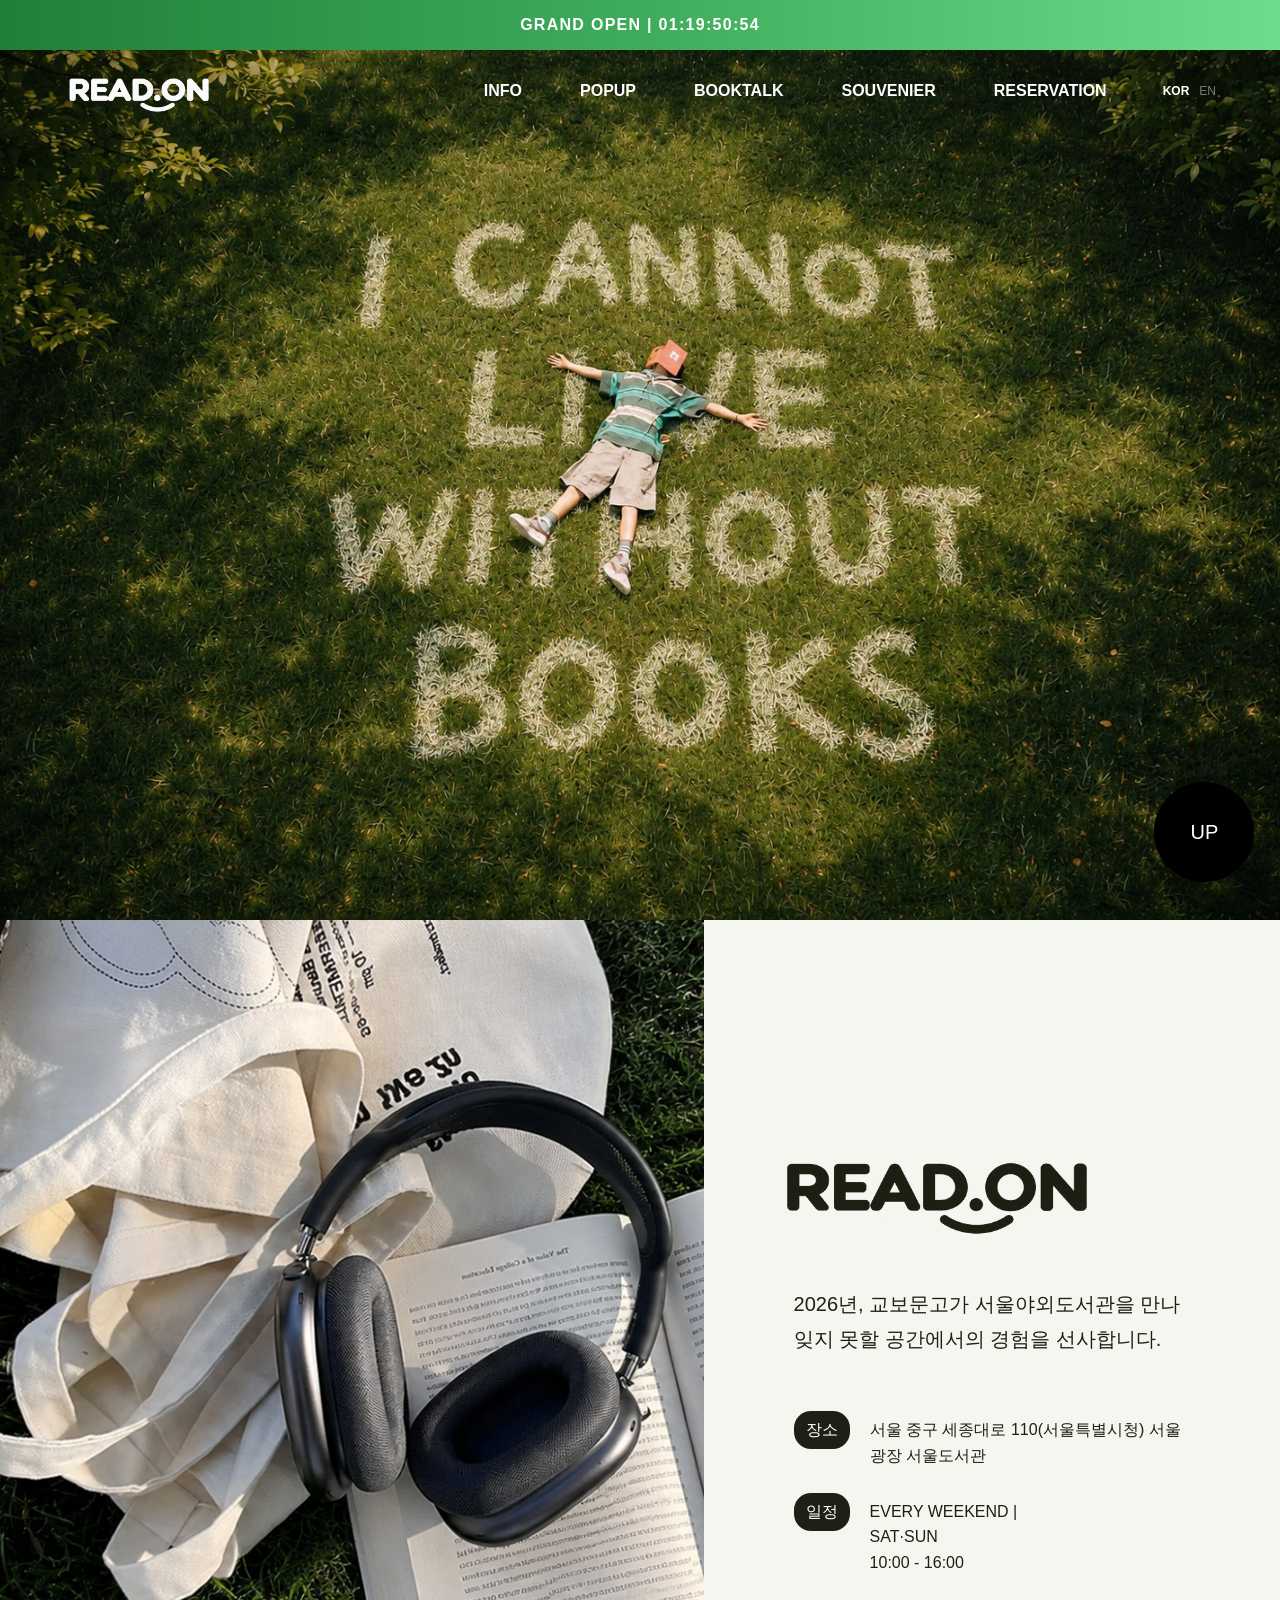
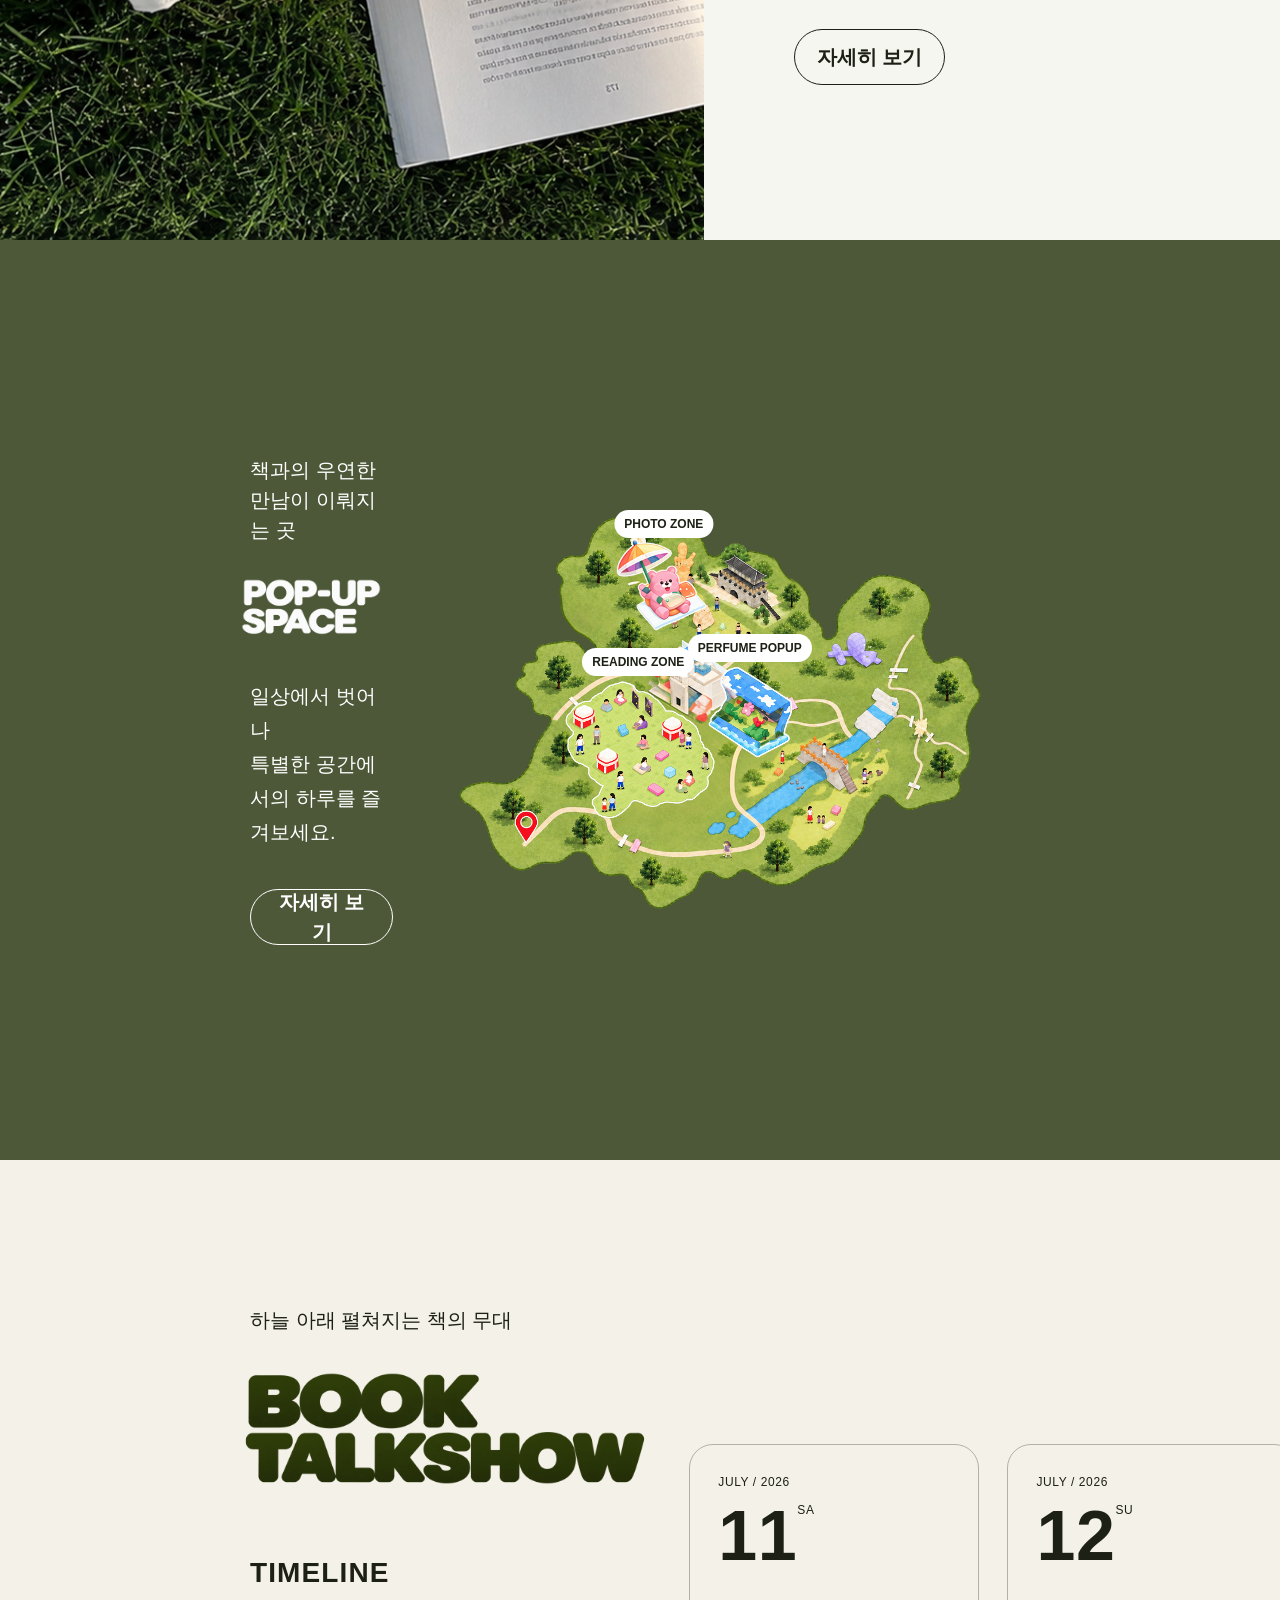
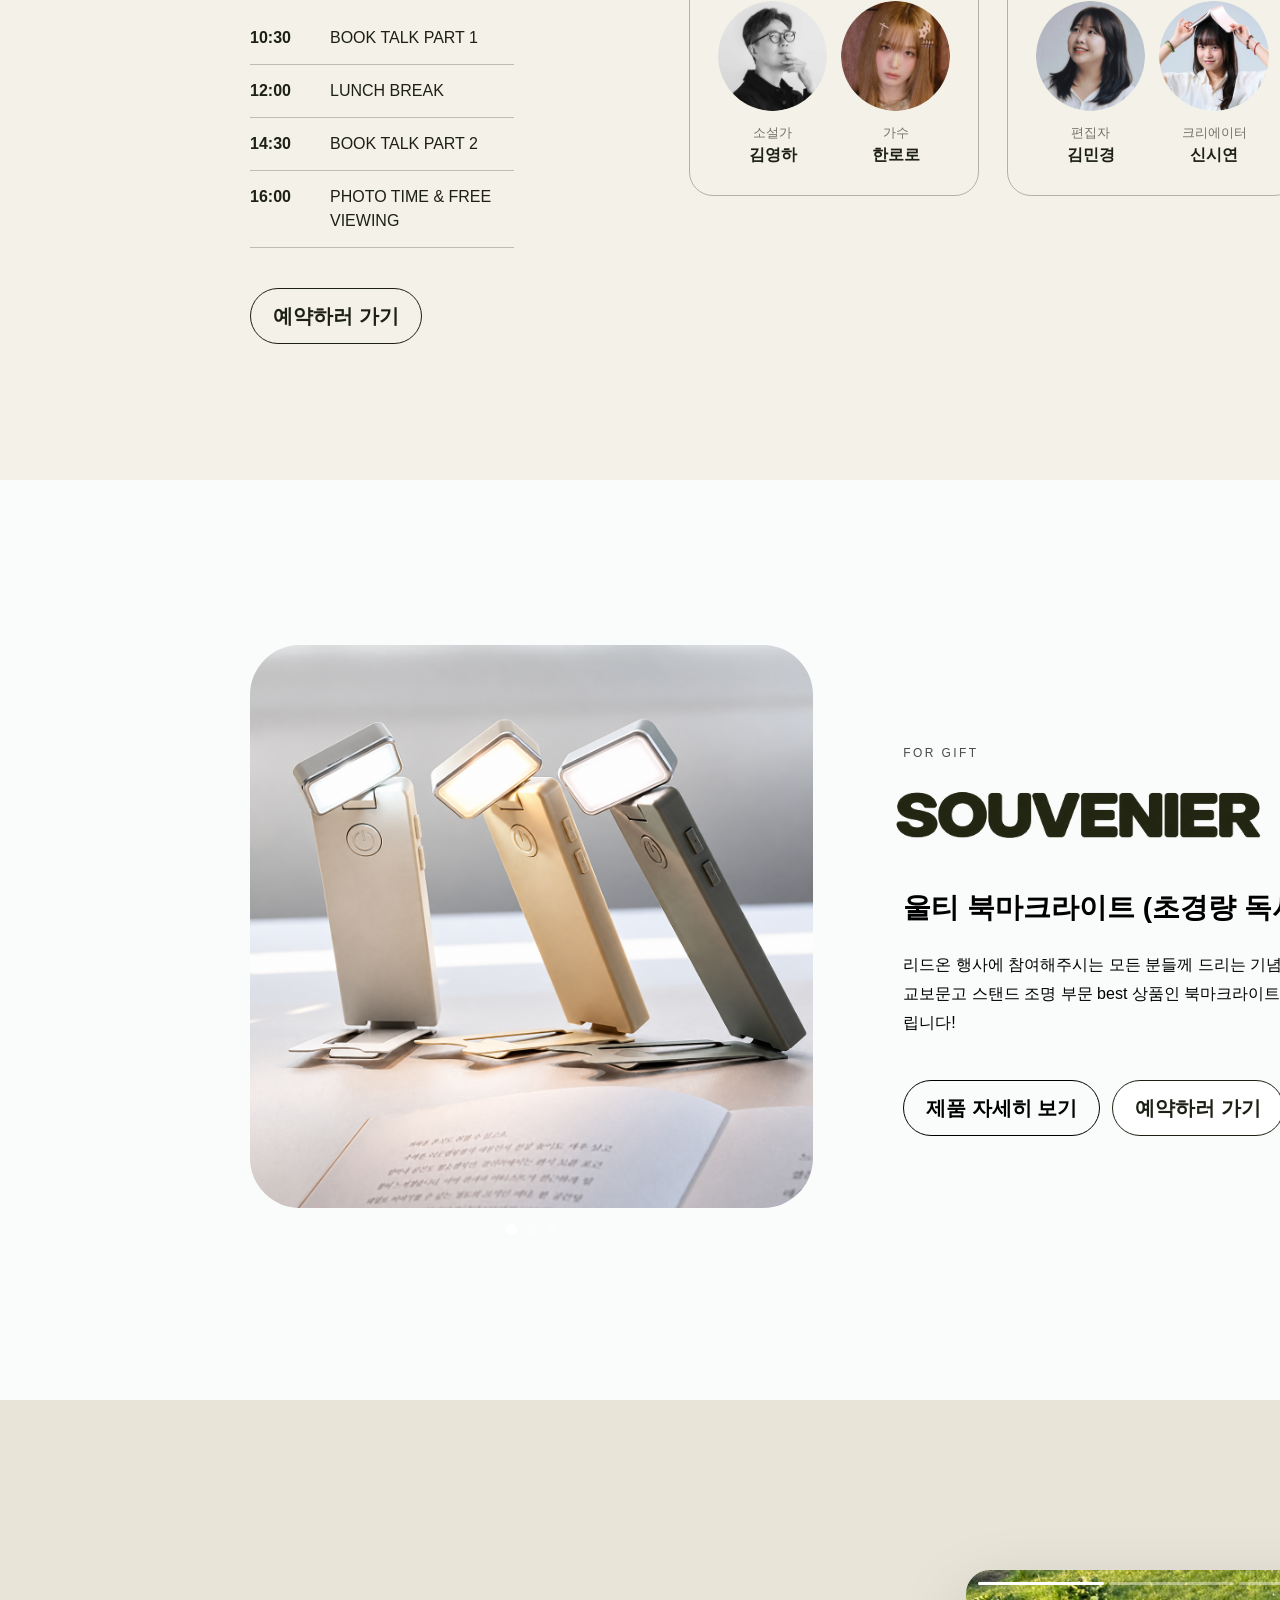
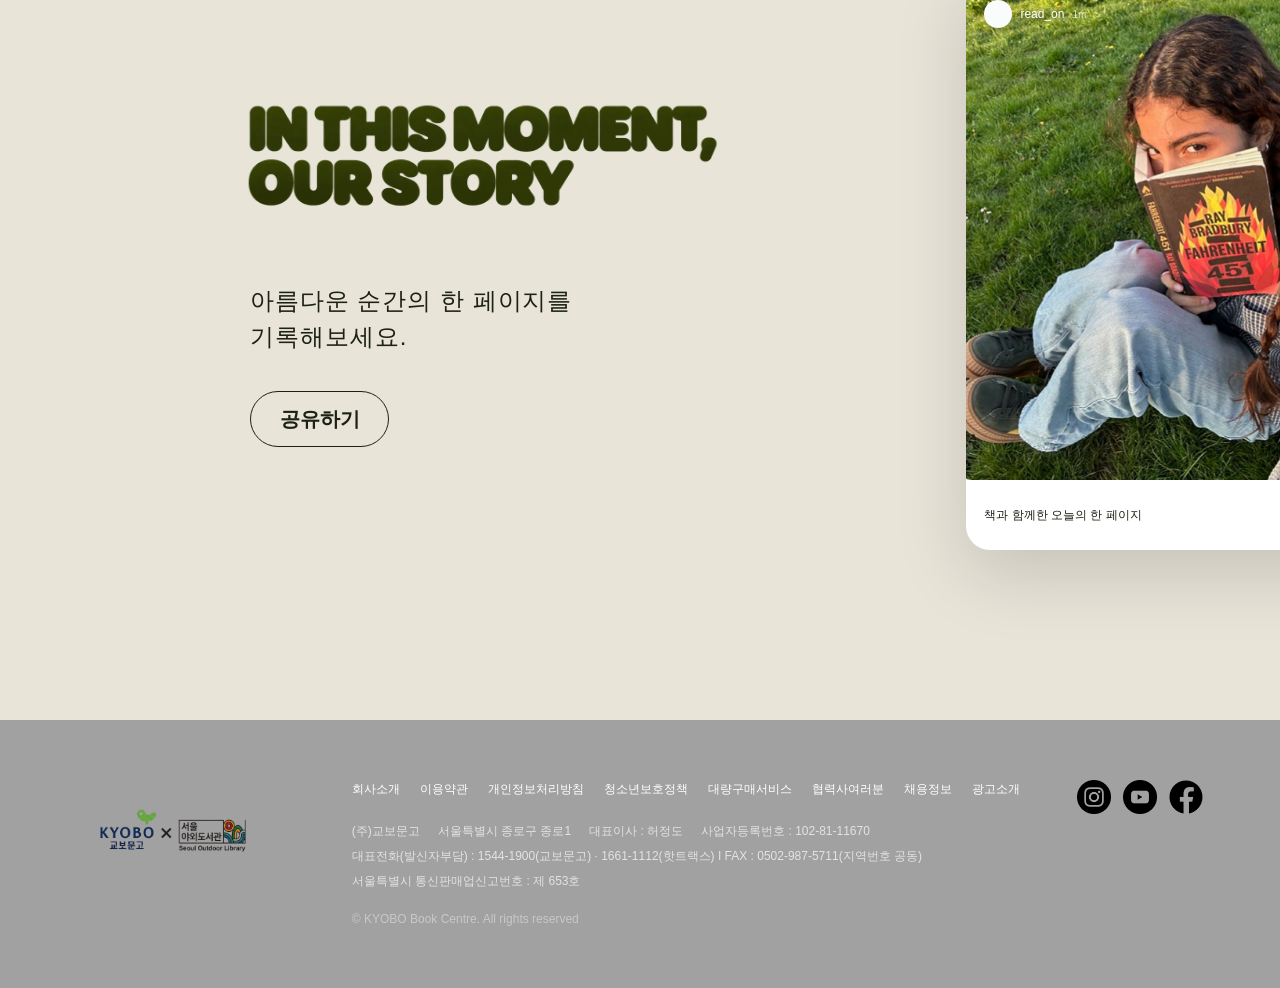
<file: readon/readon_clean/index.html>
<!DOCTYPE html>
<html lang="ko">

<head>
    <meta charset="UTF-8">
    <meta name="viewport" content="width=device-width, initial-scale=1.0">
    <title>리드온</title>
    <link rel="stylesheet" href="css/common.css">
    <link rel="stylesheet" href="css/main.css">
    <!-- Swiper CSS -->
    <link rel="stylesheet" href="https://cdn.jsdelivr.net/npm/swiper@11/swiper-bundle.min.css">
    <!-- Swiper JS -->
    <script src="https://cdn.jsdelivr.net/npm/swiper@11/swiper-bundle.min.js"></script>
    <script src="js/main.js" defer></script>
</head>

<body>
    <div class="gotopbtn">
        <p>UP</p>
    </div>
    <header>
        <div class="countdown_wrap">
            <div class="countdown">
                <p>GRAND OPEN | <span id="countdownText">01:19:50:54</span></p>
            </div>
        </div>

        <div class="headerinner">
            <div class="headerlogo">
                <a href="#top"><img src="img/header_mainlogo.png" alt="헤더로고"></a>
            </div>

            <div class="menuright">
                <div class="menuwrap">
                    <ul class="menu">
                        <li><a href="#info">INFO</a></li>
                        <li><a href="#popup">POPUP</a></li>
                        <li><a href="#booktalk">BOOKTALK</a></li>
                        <li><a href="#goods">SOUVENIER</a></li>
                        <li><a href="#reservation">RESERVATION</a></li>
                    </ul>
                </div>

                <div class="language">
                    <p class="active">KOR</p>
                    <p>EN</p>
                </div>
            </div>
        </div>
    </header>

    <main id="top">
        <section class="hero"></section>

        <section class="introduce" id="info">
            <div class="introduceimg">
                <img src="img/introduceimg.png" alt="introduceimg">
            </div>

            <div class="inner">
                <img class="readonlogo" src="img/readonlogo.png" alt="readonlogo">
                <p class="introduce_subtitle">
                    2026년, 교보문고가 서울야외도서관을 만나<br>
                    잊지 못할 공간에서의 경험을 선사합니다.
                </p>

                <div class="info">
                    <p class="dateloca">장소</p>
                    <p class="dateloca_txt">서울 중구 세종대로 110(서울특별시청) 서울광장 서울도서관</p>
                </div>

                <div class="info">
                    <p class="dateloca">일정</p>
                    <p class="dateloca_txt">EVERY WEEKEND | SAT·SUN<br>10:00 - 16:00</p>
                </div>

                <button class="moreinfobtn" type="button" data-popup="infoPopup">자세히 보기</button>
            </div>
        </section>

        <section class="map" id="popup">
            <div class="inner">
                <div class="map_txtwrap">
                    <p class="map_subtitle">책과의 우연한 만남이 이뤄지는 곳</p>
                    <img class="popuptitleimg" src="img/popupspacemaintxt.png" alt="popuplogo">
                    <p class="map_explain">일상에서 벗어나<br>특별한 공간에서의 하루를 즐겨보세요.</p>
                    <button class="moreinfobtn map_more" type="button" data-popup="popupInfo">자세히 보기</button>
                </div>

                <div class="map_imgwrap">
                    <img class="mapbackground" src="img/mapbackground.png" alt="mapbackground">
                    <button class="zone photozone" type="button" data-popup="photoPopup">
                        <img src="img/photozone.png" alt="photozone">
                        <span>PHOTO ZONE</span>
                    </button>
                    <button class="zone readingzone" type="button" data-popup="readingPopup">
                        <img src="img/readingzone.png" alt="readingzone">
                        <span>READING ZONE</span>
                    </button>
                    <button class="zone perfumezone" type="button" data-popup="perfumePopup">
                        <img src="img/perfumezone.png" alt="perfumezone">
                        <span>PERFUME POPUP</span>
                    </button>
                    <img class="entrancepin" src="img/entrancepin.png" alt="entrancepin">
                </div>
            </div>
        </section>

        <section class="talkshow" id="booktalk">
            <div class="talkshow_inner">
                <div class="talkshow_left">
                    <p class="talkshow_subtitle">하늘 아래 펼쳐지는 책의 무대</p>
                    <img class="talkshow_title" src="img/talkshowmaintxt.png" alt="BOOK TALKSHOW">
                    <h3>TIMELINE</h3>
                    <ul class="timeline">
                        <li><strong>10:30</strong><span>BOOK TALK PART 1</span></li>
                        <li><strong>12:00</strong><span>LUNCH BREAK</span></li>
                        <li><strong>14:30</strong><span>BOOK TALK PART 2</span></li>
                        <li><strong>16:00</strong><span>PHOTO TIME & FREE VIEWING</span></li>
                    </ul>
                    <button class="reservationbtn" type="button" data-popup="reservationPopup">예약하러 가기</button>
                </div>

                <div class="talkshow_right">
                    <div class="talkday">
                        <div class="talkdate">
                            JULY / 2026
                            <div class="datewrap">
                                <strong>11</strong><span>SA</span>
                            </div>
                        </div>
                        <div class="speakerwrap">
                            <figure><img src="img/kimyeongha.png" alt="김영하">
                                <figcaption><small>소설가</small> 김영하</figcaption>
                            </figure>
                            <figure><img src="img/hanroro.png" alt="한로로">
                                <figcaption><small>가수</small> 한로로</figcaption>
                            </figure>
                        </div>
                    </div>
                    <div class="talkday">
                        <div class="talkdate">JULY / 2026
                            <div class="datewrap">
                                <strong>12</strong><span>SU</span>
                            </div>
                        </div>
                        <div class="speakerwrap">
                            <figure><img src="img/kimminkyung.png" alt="김민경">
                                <figcaption><small>편집자</small> 김민경</figcaption>
                            </figure>
                            <figure><img src="img/shinsiyeon.png" alt="신시연">
                                <figcaption><small>크리에이터</small> 신시연</figcaption>
                            </figure>
                        </div>
                    </div>
                </div>
            </div>
        </section>

        <section class="souvenier" id="goods">
            <div class="inner">
                <div class="giftimg">
                    <img id="booklightImage" src="img/booklight_1.png" alt="북마크라이트">
                    <div class="gift_dots">
                        <button class="active" type="button" data-image="img/booklight_1.png"
                            aria-label="제품 이미지 1"></button>
                        <button type="button" data-image="img/booklight_2.png" aria-label="제품 이미지 2"></button>
                        <button type="button" data-image="img/booklight_3.png" aria-label="제품 이미지 3"></button>
                    </div>
                </div>

                <div class="gifttxtwrap">
                    <p class="gift_label">FOR GIFT</p>
                    <img class="souvenierlogo" src="img/souveniermaintxt.png" alt="souvenierlogo">
                    <h1>울티 북마크라이트 (초경량 독서등)</h1>
                    <p class="souvenier_explain">
                        리드온 행사에 참여해주시는 모든 분들께 드리는 기념품!<br>
                        교보문고 스탠드 조명 부문 best 상품인 북마크라이트를 무료로 드립니다!
                    </p>
                    <div class="souvenier_btnwrap">
                        <button class="productdetails" type="button" data-popup="productPopup">제품 자세히 보기</button>
                        <button class="gotobook" type="button" data-popup="reservationPopup">예약하러 가기</button>
                    </div>
                </div>
            </div>
        </section>

        <section class="storyevent">
            <div class="storyevent_inner">
                <div class="storyevent_txtwrap">
                    <img class="storylogo" src="img/snsmaintxt.png" alt="IN THIS MOMENT, OUR STORY">
                    <p class="sotry_subtitle">아름다운 순간의 한 페이지를<br>기록해보세요.</p>
                    <button class="sharebtn" type="button">공유하기</button>
                </div>

                <div class="storycard">

                    <!-- 스토리 이미지 슬라이드 -->
                    <div class="storycard_img">

                        <div class="swiper story-swiper">

                            <!-- 상단 진행바 -->
                            <div class="story-progress">
                                <span></span>
                                <span></span>
                                <span></span>
                            </div>

                            <div class="swiper-wrapper">

                                <div class="swiper-slide">
                                    <img src="img/image 85.png" alt="스토리 이미지 1">
                                </div>

                                <div class="swiper-slide">
                                    <img src="img/image 89.png" alt="스토리 이미지 2">
                                </div>

                                <div class="swiper-slide">
                                    <img src="img/image 90.png" alt="스토리 이미지 3">
                                </div>

                            </div>

                        </div>


                        <!-- 프로필은 슬라이드 위에 고정 -->
                        <div class="story_profile">
                            <img src="img/imgProfile.svg" alt="">
                            <span>read_on</span>
                            <small>1m</small>
                        </div>

                    </div>


                    <!-- 카드 하단은 그대로 -->
                    <div class="storycard_bottom">

                        <p>책과 함께한 오늘의 한 페이지</p>

                        <button class="likebtn" type="button">
                            <img src="img/imgStoryLike.svg" alt="">
                        </button>

                        <button class="dmsharebtn" type="button">
                            <img src="img/imgStoryDm.svg" alt="">
                        </button>

                    </div>

                </div>
            </div>
        </section>
    </main>

    <footer>
        <div class="companylogo">
            <img src="img/imgImage96.png" alt="교보문고 서울야외도서관">
        </div>

        <div class="footerleft">
            <div class="companylink">
                <a href="#">회사소개</a>
                <a href="#">이용약관</a>
                <a href="#">개인정보처리방침</a>
                <a href="#">청소년보호정책</a>
                <a href="#">대량구매서비스</a>
                <a href="#">협력사여러분</a>
                <a href="#">채용정보</a>
                <a href="#">광고소개</a>
            </div>

            <div class="footerlocation">
                <div class="firstwarp">
                    <a href="#">(주)교보문고</a>
                    <a href="#">서울특별시 종로구 종로1</a>
                    <a href="#">대표이사 : 허정도</a>
                    <a href="#">사업자등록번호 : 102-81-11670</a>
                </div>
                <div class="secondwrap">
                    <p>대표전화(발신자부담) : 1544-1900(교보문고) · 1661-1112(핫트랙스) I FAX : 0502-987-5711(지역번호 공동)</p>
                </div>
                <div class="thirdwrap">
                    <p>서울특별시 통신판매업신고번호 : 제 653호</p>
                </div>
            </div>

            <div class="footercopy">&copy; KYOBO Book Centre. All rights reserved</div>
        </div>

        <div class="footerright">
            <div class="snswrap">
                <img src="img/imgImage193.png" alt="footer_instagram">
                <img src="img/imgImage191.png" alt="footer_youtube">
                <img src="img/imgImage192.png" alt="footer_facebook">
            </div>
        </div>
    </footer>


</body>

</html>
</file>
<file: readon/readon_clean/css/common.css>
@charset "utf-8";

:root {
    --color-point1: #1d2015;
    --color-point2: #4d5838;
    --color-bg: #fafbfb;
    --color-sub-bg: #d9d9d9;

    --fs-main-title: 36px;
    --fs-sub-title: 28px;
    --fs-desc: 20px;
    --fs-body: 16px;

    --line-height-default: 1.5;

    --fw-bold: 700;
    --fw-medium: 500;
    --fw-regular: 400;
}

* {
    padding: 0;
    margin: 0;
    box-sizing: border-box;
}

html {
    scroll-behavior: smooth;
}

body {
    color: var(--color-point1);
    background: var(--color-bg);
    font-family: Pretendard, "Noto Sans KR", Arial, sans-serif;
    line-height: var(--line-height-default);
    overflow-x: hidden;
}

li { list-style: none; }
a { text-decoration: none; color: inherit; }
button { font: inherit; color: inherit; background: none; border: 0; cursor: pointer; }
img { display: block; max-width: 100%; }
</file>
<file: readon/readon_clean/css/main.css>
@charset "utf-8";

/* 공통 */
.gotopbtn {
    width: 100px;
    height: 100px;
    border-radius: 50px;
    background-color: black;
    position: fixed;
    right: 2%; bottom: 2%;
    color: #fff;
    display: flex;
    align-items: center;
    justify-content: center;
    font-size: 20px;
    cursor: pointer;
    z-index: 999;

}
section {
    max-width: 1920px;
    min-height: 920px;
}

/* .reservationbtn {
    background: var(--color-point1);
    color: #fff;
} */
.moreinfobtn,
.reservationbtn,
.productdetails,
.gotobook,
.sharebtn {
    display: inline-flex;
    justify-content: center;
    align-items: center;
    min-width: 139px;
    height: 56px;
    padding: 0 22px;
    border: 1px solid currentColor;
    border-radius: 30px;
    font-size: 20px;
    font-weight: 700;
    transition: all .5s;
}
.moreinfobtn:hover,
.reservationbtn:hover,
.productdetails:hover,
.gotobook:hover,
.sharebtn:hover {
    border: 1px solid var(--color-point1);
    background-color: var(--color-point1);
    color: #fff;
}

/* 헤더 */
header {
    position: fixed;
    left: 0;
    top: 0;
    width: 100%;
    z-index: 999;
}

.countdown_wrap {
    display: flex;
    justify-content: center;
    align-items: center;
    width: 100%;
    height: 50px;
    background: linear-gradient(to right, #1f7f37 0%, #3fac5c 50%, #6ddd8b 100%);
}

.countdown {
    color: #fff;
    font-size: 16px;
    font-weight: 700;
    letter-spacing: 0.08em;
}

.headerinner {
    width: 100%;
    height: 82px;
    padding: 0 5%;
    display: flex;
    align-items: center;
    justify-content: space-between;
    background: rgba(29, 32, 21, 0.12);
    transition: 0.3s;
}

header.on .headerinner {
    background: rgba(29, 32, 21, 0.94);
}

.headerlogo img {
    width: 150px;
}

.menuright {
    color: #fff;
    display: flex;
    align-items: center;
}

.menu {
    display: flex;
    gap: 58px;
}

.menu a {
    font-size: 16px;
    font-weight: 700;
}

/* .menu a:hover {
    opacity: 0.65;
} */

.language {
    display: flex;
    gap: 10px;
    margin-left: 56px;
    font-size: 12px;
    cursor: pointer;
}

.language p {
    opacity: 0.45;
}

.language p.active {
    opacity: 1;
    font-weight: 700;
}

/* 히어로 */
.hero {
    height: 920px;
    background: url(../img/heromainimg.png) center / cover no-repeat;
}

/* 소개 */
.introduce {
    display: flex;
    background: #f6f6f0;
}

.introduceimg {
    width: 55%;
    min-height: 920px;
    overflow: hidden;
}

.introduceimg img {
    width: 100%;
    height: 100%;
    object-fit: cover;
}

.introduce>.inner {
    width: 45%;
    padding: 145px 7% 80px;
    display: flex;
    flex-direction: column;
    justify-content: center;
    align-items: flex-start;
}

.readonlogo {
    width: min(420px, 82%);
    margin-bottom: 50px;
    transform: translateX(-20px);
}

.introduce_subtitle {
    margin-bottom: 54px;
    font-size: 20px;
    line-height: 1.75;
}

.info {
    display: flex;
    align-items: flex-start;
    gap: 20px;
    margin-bottom: 24px;
}

.dateloca {
    flex: 0 0 56px;
    display: flex;
    justify-content: center;
    align-items: center;
    height: 38px;
    color: #fff;
    background: #1d2015;
    border-radius: 17px;
    font-size: 16px;
}

.dateloca_txt {
    padding-top: 6px;
    font-size: 16px;
    line-height: 1.6;
}

.introduce .moreinfobtn {
    margin-top: 30px;
}

/* 팝업 공간 */
.map {
    background: #4d5838;
    color: #fff;
}

.map>.inner {
    min-height: 920px;
    margin: 0 250px;
    display: flex;
    align-items: center;
}

.map_txtwrap {
    width: 32%;
}

.map_subtitle {
    margin-bottom: 32px;
    font-size: 20px;
}

.popuptitleimg {
    width: 360px;
    margin-bottom: 42px;
    transform: translateX(-10px);
}

.map_explain {
    font-size: 20px;
    line-height: 1.7;
}

.map_more {
    margin-top: 40px;
    border-color: #fff;
}

.map_imgwrap {
    position: relative;
}

.mapbackground {
    width: 100%;
    position: relative;
}

.zone {
    position: absolute;
    transition: transform 0.25s;
}

.zone:hover {
    transform: translateY(-8px);
}

.zone img {
    width: 100%;
}

.zone span {
    position: absolute;
    left: 50%;
    top: -28px;
    transform: translateX(-50%);
    white-space: nowrap;
    padding: 5px 10px;
    border-radius: 20px;
    background: #fff;
    color: var(--color-point1);
    font-size: 12px;
    font-weight: 700;
}

.photozone {
    width: 15%;
    left: 35%;
    top: 16%;
}

.readingzone {
    width: 25%;
    left: 26%;
    top: 45%;
}

.perfumezone {
    width: 16%;
    left: 48%;
    top: 42%;
}

.entrancepin {
    position: absolute;
    width: 8%;
    left: 17%;
    bottom: 18%;
}

/* 북토크쇼 */
.talkshow {
    background: #f4f1e8;
    padding: 110px 0;
}

.talkshow_inner {
    width: min(1500px, 88%);
    min-height: 700px;
    margin: 0 250px;
    display: flex;
}

.talkshow_left {
    width: 39%;
    padding-top: 35px;
}

.talkshow_right {
    width: 54%;
    display: grid;
    grid-template-columns: 1fr 1fr;
    gap: 28px;
}

.talkshow_subtitle {
    margin-bottom: 25px;
    font-size: 20px;
}

.talkshow_title {
    width: 410px;
    margin-bottom: 55px;
    transform: translateX(-10px);
}

.talkshow_left h3 {
    margin-bottom: 18px;
    font-size: 28px;
    letter-spacing: 0.04em;
}

.timeline {
    margin-bottom: 40px;
    width: 60%;
}

.timeline li {
    display: grid;
    grid-template-columns: 80px 1fr;
    padding: 14px 0;
    border-bottom: 1px solid rgba(29, 32, 21, 0.25);
    font-size: 16px;
}

/* .reservationbtn {
    background: var(--color-point1);
    color: #fff;
} */

.talkday {
    padding: 28px;
    border: 1px solid rgba(29, 32, 21, 0.3);
    border-radius: 24px;
    align-self: center;
}

.talkdate {
    margin-bottom: 30px;
    font-size: 12px;
    letter-spacing: 0.05em;
}

.datewrap {
    display: flex;
    padding-top: 10px;
}
.talkdate strong {
    display: block;
    font-size: 70px;
    line-height: 1;
}

.talkdate span {
    font-size: 12px;
}

.speakerwrap {
    display: grid;
    grid-template-columns: 1fr 1fr;
    gap: 14px;
}

.speakerwrap figure img {
    width: 100%;
    aspect-ratio: 1 / 1;
    object-fit: cover;
    border-radius: 50%;
}

.speakerwrap figcaption {
    margin-top: 12px;
    text-align: center;
    font-weight: 700;
}

.speakerwrap small {
    display: block;
    font-weight: 400;
    opacity: 0.6;
}

/* 굿즈 */
.souvenier {
    color: #000;
}

.souvenier>.inner {
    width: min(1500px, 88%);
    min-height: 920px;
    margin: 0 250px;
    display: flex;
    align-items: center;
    gap: 8%;
}

.giftimg {
    width: 50%;
    position: relative;
}

.giftimg>img {
    width: 100%;
    object-fit: contain;
    border-radius: 50px;
}

.gift_dots {
    display: flex;
    justify-content: center;
    gap: 9px;
    margin-top: 16px;
}

.gift_dots button {
    width: 11px;
    height: 11px;
    border-radius: 50%;
    background: rgba(255, 255, 255, 0.35);
}

.gift_dots button.active {
    background: #fff;
}

.gifttxtwrap {
    width: 42%;
}

.gift_label {
    margin-bottom: 20px;
    font-size: 12px;
    letter-spacing: 0.2em;
    opacity: 0.7;
}

.souvenierlogo {
    width: 390px;
    margin-bottom: 42px;
    transform: translateX(-20px);
}

.gifttxtwrap h1 {
    margin-bottom: 22px;
    font-size: 28px;
}

.souvenier_explain {
    margin-bottom: 42px;
    line-height: 1.8;
    
}

.souvenier_btnwrap {
    display: flex;
    gap: 12px;
}

.gotobook {
    background: #fff;
    color: var(--color-point1);
}

/* 스토리 이벤트 */
.storyevent {
    background: #e8e4d8;
}

.storyevent_inner {
    width: min(1400px, 88%);
    min-height: 920px;
    margin: 0 250px;
    display: flex;
    justify-content: space-between;
    align-items: center;
}

.storyevent_txtwrap {
    width: 45%;
}

.storylogo {
    width: 540px;
    margin-bottom: 42px;
    transform: translateX(-20px);
}

.sotry_subtitle {
    margin-bottom: 36px;
    font-size: 24px;
    line-height: 1.5;
    letter-spacing: 0.04em;
}

/* .sharebtn {
    background: var(--color-point1);
    color: #fff;
} */

/* 스토리 카드 */
.storycard {
    width: 410px;
    overflow: hidden;
    border-radius: 24px;
    background: #fff;
    box-shadow: 0 24px 70px rgba(0, 0, 0, 0.15);
}


/* 스토리 이미지 영역 */
.storycard_img {
    position: relative;
    width: 100%;
    height: 510px;
    overflow: hidden;
}


/* 스토리 슬라이드 */
.story-swiper {
    width: 100%;
    height: 100%;
}

.story-swiper .swiper-wrapper {
    width: 100%;
    height: 100%;
}

.story-swiper .swiper-slide {
    width: 100%;
    height: 100%;
}

.story-swiper .swiper-slide img {
    display: block;
    width: 100%;
    height: 100%;
    object-fit: cover;
}


/* 스토리 진행바 */
.story-progress {
    position: absolute;
    left: 50%;
    top: 12px;

    display: flex;
    gap: 5px;

    width: calc(100% - 24px);

    transform: translateX(-50%);
    z-index: 30;
}

.story-progress span {
    position: relative;

    flex: 1;
    height: 3px;

    overflow: hidden;
    border-radius: 10px;

    background: rgba(255, 255, 255, 0.4);
}

.story-progress span::after {
    content: "";

    position: absolute;
    left: 0;
    top: 0;

    width: 0%;
    height: 100%;

    background: #fff;
}

.story-progress span.done::after {
    width: 100%;
}

.story-progress span.active::after {
    animation: storyProgress 3s linear forwards;
}

@keyframes storyProgress {
    from {
        width: 0%;
    }

    to {
        width: 100%;
    }
}


/* 스토리 프로필 */
.story_profile {
    position: absolute;
    left: 18px;
    top: 30px;

    display: flex;
    align-items: center;
    gap: 8px;

    color: #fff;
    font-size: 12px;
    text-shadow: 0 1px 6px rgba(0, 0, 0, 0.35);

    z-index: 20;
}

.story_profile img {
    width: 28px;
    height: 28px;
}

.story_profile small {
    opacity: 0.8;
}


/* 스토리 카드 하단 */
.storycard_bottom {
    min-height: 70px;

    display: flex;
    align-items: center;
    gap: 10px;

    padding: 0 18px;
}

.storycard_bottom p {
    margin-right: auto;
    font-size: 12px;
}

.storycard_bottom button img {
    width: 25px;
    height: 25px;
}

.likebtn.on {
    filter: brightness(0) saturate(100%);
    transform: scale(1.12);
}
/* 푸터 */
footer {
    position: relative;
    display: grid;
    grid-template-columns: 230px 1fr auto;
    gap: 45px;
    padding: 60px 6%;
    background: #A1A1A1;
    color: rgba(255, 255, 255, 0.7);
    font-size: 12px;
}

.companylogo img {
    width: 190px;
}

.companylink {
    display: flex;
    flex-wrap: wrap;
    gap: 14px 20px;
    margin-bottom: 24px;
    color: #fff;
}

.firstwarp {
    display: flex;
    flex-wrap: wrap;
    gap: 12px 18px;
}

.footerlocation>div {
    margin-bottom: 7px;
}

.footercopy {
    margin-top: 20px;
    opacity: 0.6;
}

.snswrap {
    display: flex;
    gap: 12px;
}

.snswrap img {
    cursor: pointer;
    width: 34px;
    height: 34px;
    object-fit: contain;
}
</file>
